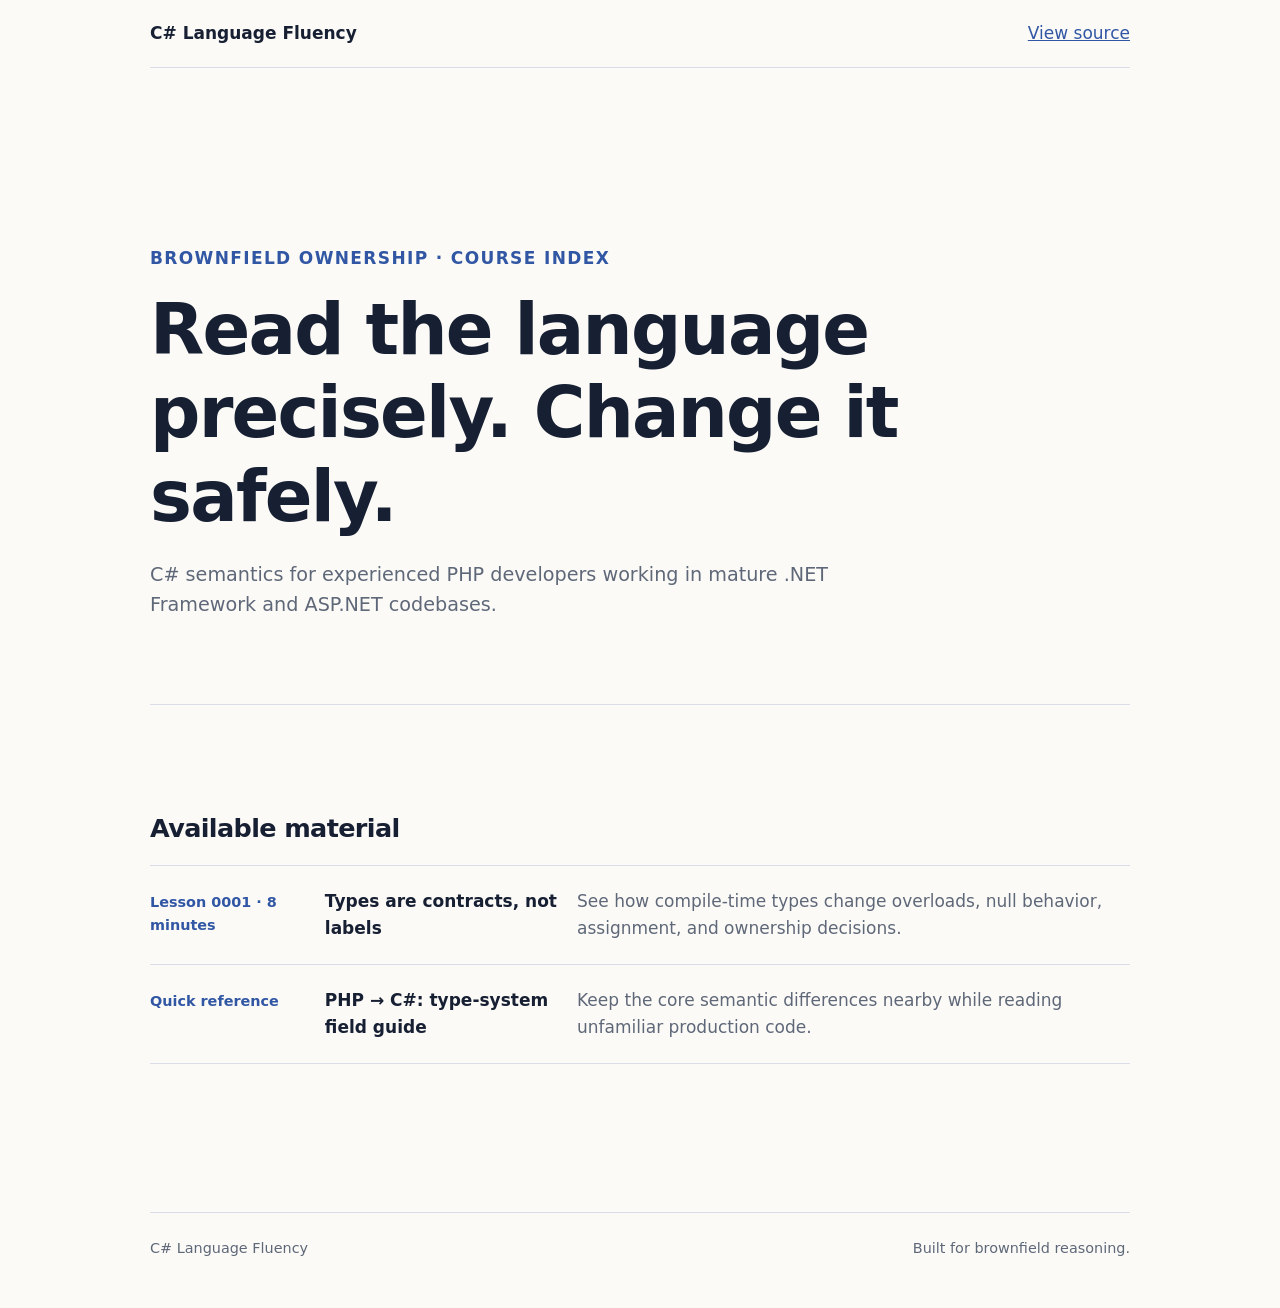
<file: index.html>
<!doctype html>
<html lang="en">
<head>
  <meta charset="utf-8">
  <meta name="viewport" content="width=device-width, initial-scale=1">
  <meta name="description" content="C# language fluency for experienced PHP developers taking ownership of brownfield applications.">
  <title>C# Language Fluency</title>
  <link rel="stylesheet" href="assets/course.css">
</head>
<body>
  <header class="index-header">
    <a class="index-brand" href="./">C# Language Fluency</a>
    <a href="https://github.com/elby99/csharp">View source</a>
  </header>
  <main class="index-main">
    <section class="index-hero" aria-labelledby="course-title">
      <p class="eyebrow">Brownfield ownership · Course index</p>
      <h1 id="course-title">Read the language precisely. Change it safely.</h1>
      <p class="lede">C# semantics for experienced PHP developers working in mature .NET Framework and ASP.NET codebases.</p>
    </section>
    <section class="index-section" aria-labelledby="materials-title">
      <h2 id="materials-title">Available material</h2>
      <div class="index-materials" aria-label="Course materials">
        <a class="index-material" href="lessons/0001-types-are-contracts.html">
          <span>Lesson 0001 · 8 minutes</span>
          <strong>Types are contracts, not labels</strong>
          <span>See how compile-time types change overloads, null behavior, assignment, and ownership decisions.</span>
        </a>
        <a class="index-material" href="reference/php-to-csharp-types.html">
          <span>Quick reference</span>
          <strong>PHP → C#: type-system field guide</strong>
          <span>Keep the core semantic differences nearby while reading unfamiliar production code.</span>
        </a>
      </div>
    </section>
  </main>
  <footer class="index-footer">
    <span>C# Language Fluency</span>
    <span>Built for brownfield reasoning.</span>
  </footer>
</body>
</html>
</file>
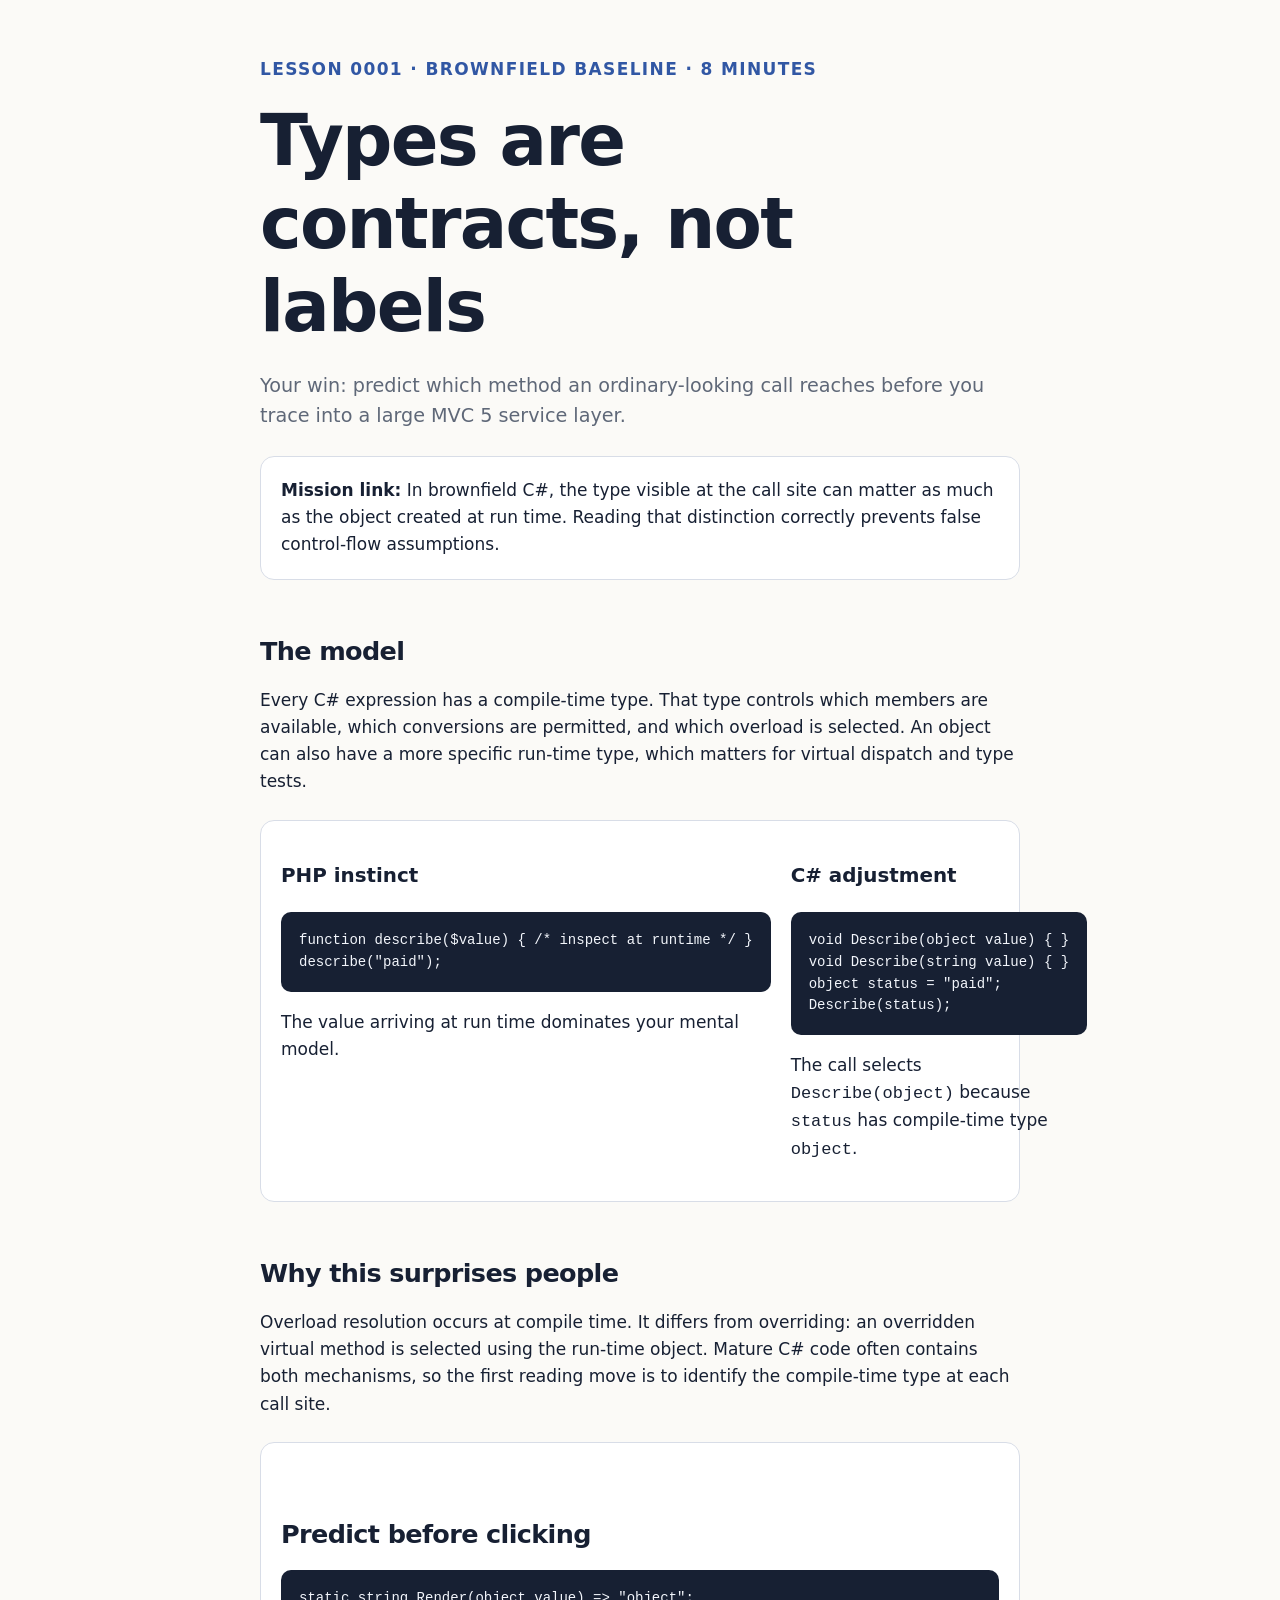
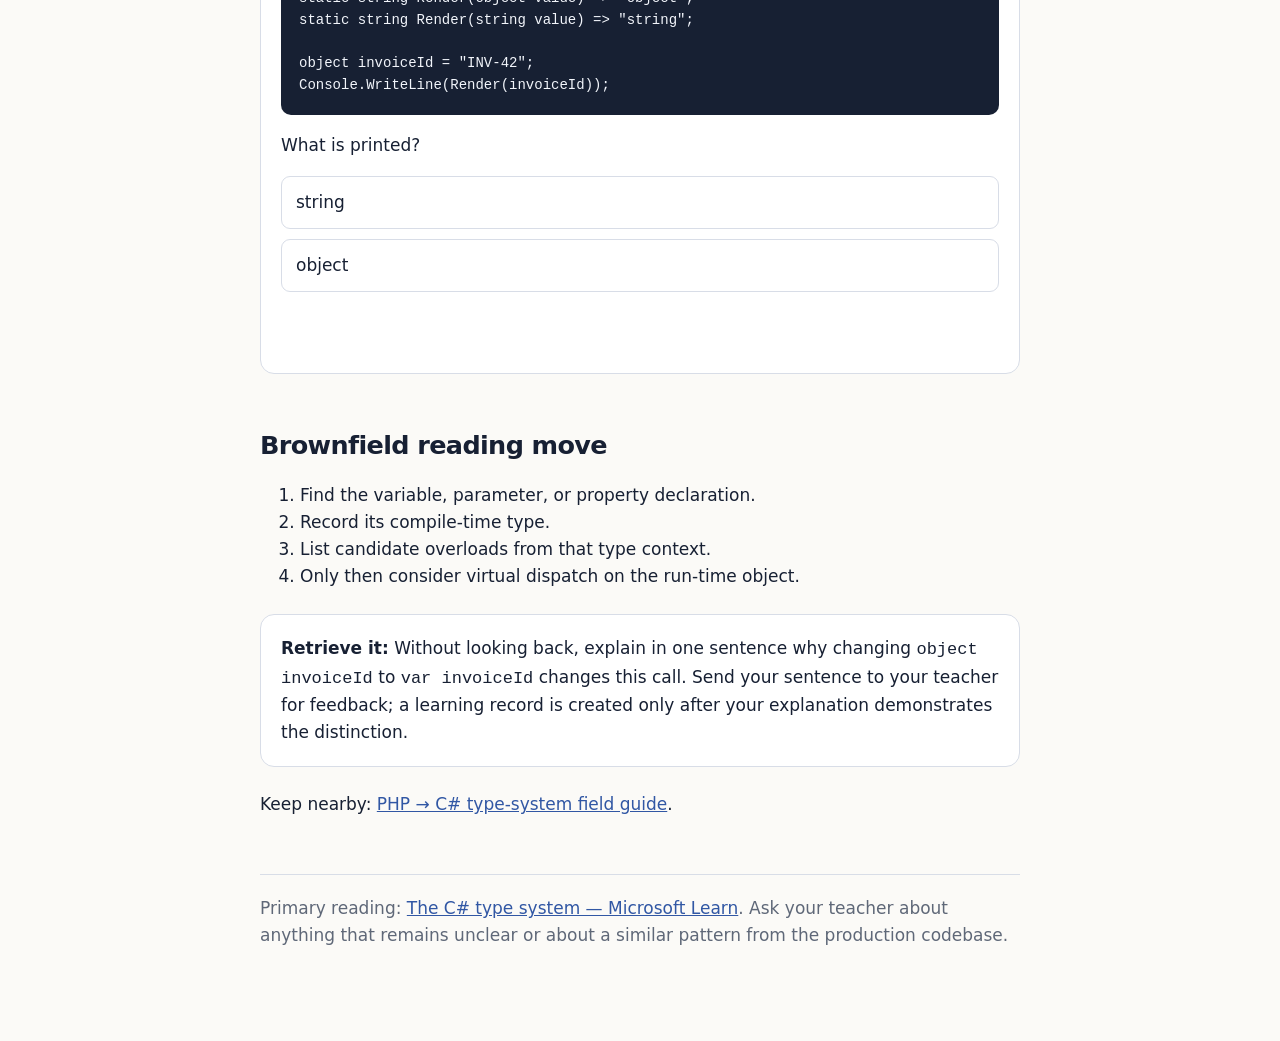
<file: lessons/0001-types-are-contracts.html>
<!doctype html>
<html lang="en"><head><meta charset="utf-8"><meta name="viewport" content="width=device-width,initial-scale=1">
<title>Lesson 1: Types are contracts</title><link rel="stylesheet" href="../assets/course.css"><script src="../assets/quiz.js" defer></script></head>
<body><main><p class="eyebrow">Lesson 0001 · Brownfield baseline · 8 minutes</p><h1>Types are contracts, not labels</h1>
<p class="lede">Your win: predict which method an ordinary-looking call reaches before you trace into a large MVC 5 service layer.</p>
<div class="callout"><strong>Mission link:</strong> In brownfield C#, the type visible at the call site can matter as much as the object created at run time. Reading that distinction correctly prevents false control-flow assumptions.</div>
<h2>The model</h2><p>Every C# expression has a compile-time type. That type controls which members are available, which conversions are permitted, and which overload is selected. An object can also have a more specific run-time type, which matters for virtual dispatch and type tests.</p>
<div class="comparison"><section><h3>PHP instinct</h3><pre><code>function describe($value) { /* inspect at runtime */ }
describe("paid");</code></pre><p>The value arriving at run time dominates your mental model.</p></section><section><h3>C# adjustment</h3><pre><code>void Describe(object value) { }
void Describe(string value) { }
object status = "paid";
Describe(status);</code></pre><p>The call selects <code>Describe(object)</code> because <code>status</code> has compile-time type <code>object</code>.</p></section></div>
<h2>Why this surprises people</h2><p>Overload resolution occurs at compile time. It differs from overriding: an overridden virtual method is selected using the run-time object. Mature C# code often contains both mechanisms, so the first reading move is to identify the compile-time type at each call site.</p>
<section class="quiz" data-answer="object" data-correct="Correct. The variable’s compile-time type selects the object overload." data-incorrect="Not quite. Ignore the run-time string briefly and inspect the variable declaration."><h2>Predict before clicking</h2><pre><code>static string Render(object value) =&gt; "object";
static string Render(string value) =&gt; "string";

object invoiceId = "INV-42";
Console.WriteLine(Render(invoiceId));</code></pre><p>What is printed?</p><button type="button" data-choice="string">string</button><button type="button" data-choice="object">object</button><p class="feedback" aria-live="polite"></p></section>
<h2>Brownfield reading move</h2><ol><li>Find the variable, parameter, or property declaration.</li><li>Record its compile-time type.</li><li>List candidate overloads from that type context.</li><li>Only then consider virtual dispatch on the run-time object.</li></ol>
<div class="callout"><strong>Retrieve it:</strong> Without looking back, explain in one sentence why changing <code>object invoiceId</code> to <code>var invoiceId</code> changes this call. Send your sentence to your teacher for feedback; a learning record is created only after your explanation demonstrates the distinction.</div>
<p>Keep nearby: <a href="../reference/php-to-csharp-types.html#compile-time-type">PHP → C# type-system field guide</a>.</p>
<footer>Primary reading: <a href="https://learn.microsoft.com/en-us/dotnet/csharp/fundamentals/types/">The C# type system — Microsoft Learn</a>. Ask your teacher about anything that remains unclear or about a similar pattern from the production codebase.</footer>
</main></body></html>
</file>
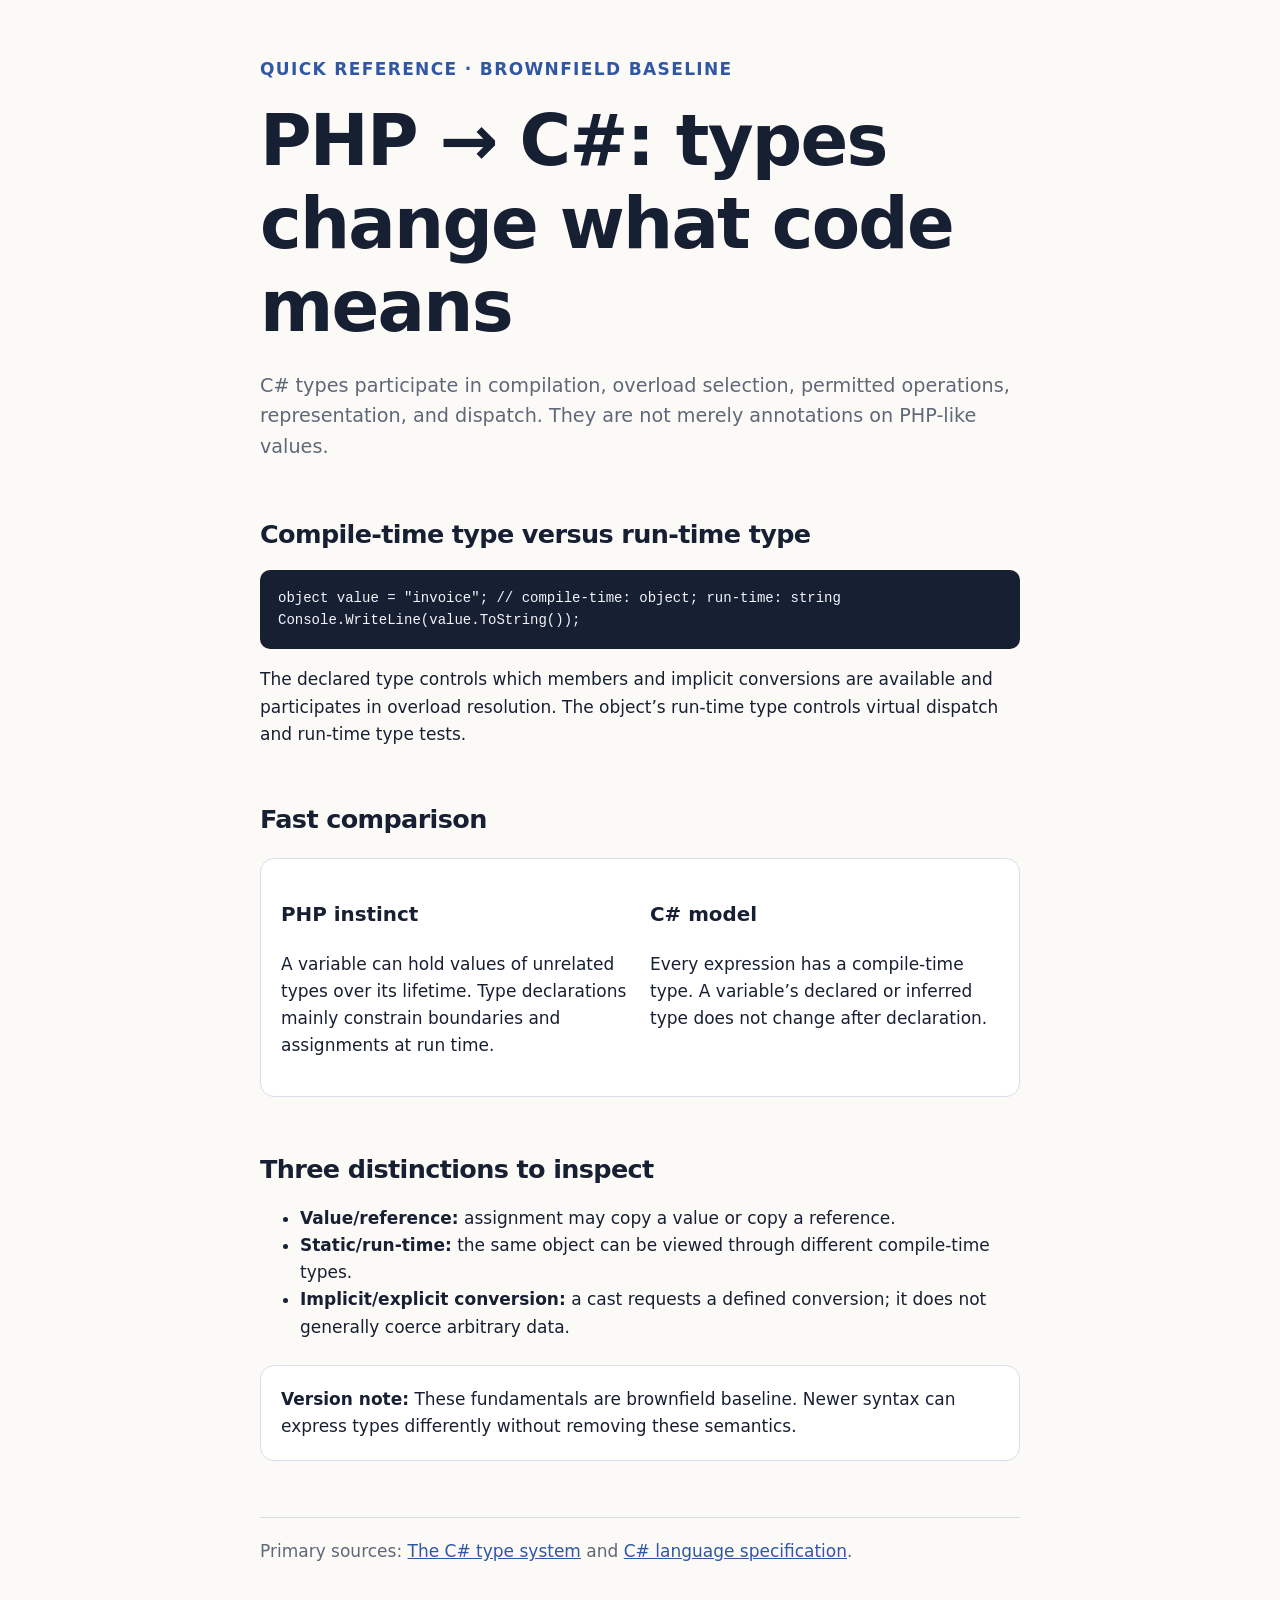
<file: reference/php-to-csharp-types.html>
<!doctype html>
<html lang="en"><head><meta charset="utf-8"><meta name="viewport" content="width=device-width,initial-scale=1">
<title>PHP → C#: Type-system field guide</title><link rel="stylesheet" href="../assets/course.css"></head>
<body><main><p class="eyebrow">Quick reference · Brownfield baseline</p><h1>PHP → C#: types change what code means</h1>
<p class="lede">C# types participate in compilation, overload selection, permitted operations, representation, and dispatch. They are not merely annotations on PHP-like values.</p>
<h2 id="compile-time-type">Compile-time type versus run-time type</h2>
<pre><code>object value = "invoice"; // compile-time: object; run-time: string
Console.WriteLine(value.ToString());</code></pre>
<p>The declared type controls which members and implicit conversions are available and participates in overload resolution. The object’s run-time type controls virtual dispatch and run-time type tests.</p>
<h2>Fast comparison</h2><div class="comparison"><section><h3>PHP instinct</h3><p>A variable can hold values of unrelated types over its lifetime. Type declarations mainly constrain boundaries and assignments at run time.</p></section><section><h3>C# model</h3><p>Every expression has a compile-time type. A variable’s declared or inferred type does not change after declaration.</p></section></div>
<h2>Three distinctions to inspect</h2><ul><li><strong>Value/reference:</strong> assignment may copy a value or copy a reference.</li><li><strong>Static/run-time:</strong> the same object can be viewed through different compile-time types.</li><li><strong>Implicit/explicit conversion:</strong> a cast requests a defined conversion; it does not generally coerce arbitrary data.</li></ul>
<div class="callout"><strong>Version note:</strong> These fundamentals are brownfield baseline. Newer syntax can express types differently without removing these semantics.</div>
<footer>Primary sources: <a href="https://learn.microsoft.com/en-us/dotnet/csharp/fundamentals/types/">The C# type system</a> and <a href="https://learn.microsoft.com/en-us/dotnet/csharp/language-reference/language-specification/">C# language specification</a>.</footer>
</main></body></html>
</file>
<file: assets/course.css>
:root { color-scheme: light; --ink:#172033; --muted:#5f6878; --paper:#fbfaf7; --panel:#fff; --line:#d8dde7; --accent:#3157a4; --good:#176b45; --bad:#a23b3b; }
* { box-sizing: border-box; }
body { margin:0; background:var(--paper); color:var(--ink); font:17px/1.6 system-ui,-apple-system,"Segoe UI",sans-serif; }
main { width:min(760px,calc(100% - 32px)); margin:56px auto 96px; }
h1,h2 { line-height:1.18; letter-spacing:-.025em; }
h1 { font-size:clamp(2.2rem,7vw,4.4rem); margin:.15em 0 .3em; }
h2 { margin-top:2.2em; }
.eyebrow { color:var(--accent); font-weight:750; letter-spacing:.08em; text-transform:uppercase; }
.lede { color:var(--muted); font-size:1.2rem; }
.callout,.comparison,.quiz { background:var(--panel); border:1px solid var(--line); border-radius:14px; padding:20px; margin:24px 0; }
.comparison { display:grid; grid-template-columns:1fr 1fr; gap:20px; }
pre { overflow:auto; padding:18px; border-radius:10px; background:#172033; color:#f2f5fb; font:14px/1.55 ui-monospace,SFMono-Regular,Consolas,monospace; }
code { font-family:ui-monospace,SFMono-Regular,Consolas,monospace; }
button { display:block; width:100%; margin:10px 0; padding:12px 14px; text-align:left; border:1px solid var(--line); border-radius:9px; background:#fff; color:var(--ink); font:inherit; cursor:pointer; }
button:hover,button:focus-visible { border-color:var(--accent); outline:2px solid transparent; }
button.correct { border-color:var(--good); background:#edf8f2; }
button.incorrect { border-color:var(--bad); background:#fff1f1; }
.feedback { min-height:1.6em; font-weight:650; }
a { color:var(--accent); }
footer { margin-top:56px; padding-top:20px; border-top:1px solid var(--line); color:var(--muted); }
@media (max-width:620px) { .comparison { grid-template-columns:1fr; } main { margin-top:32px; } }
@media print { body { background:#fff; font-size:11pt; } main { width:auto; margin:0; } button { display:none; } .callout,.comparison,.quiz { break-inside:avoid; } a { color:inherit; text-decoration:none; } }

.index-header,.index-footer { width:min(980px,calc(100% - 32px)); margin-inline:auto; display:flex; align-items:center; justify-content:space-between; gap:24px; }
.index-header { padding:20px 0; border-bottom:1px solid var(--line); }
.index-brand { color:var(--ink); font-weight:760; text-decoration:none; }
.index-main { width:min(980px,calc(100% - 32px)); }
.index-hero { max-width:760px; padding:clamp(52px,9vw,104px) 0 64px; }
.index-section { padding:52px 0; border-top:1px solid var(--line); }
.index-materials { border-top:1px solid var(--line); }
.index-material { display:grid; grid-template-columns:minmax(130px,.28fr) minmax(220px,.42fr) minmax(0,1fr); gap:20px; align-items:baseline; padding:22px 0; border-bottom:1px solid var(--line); color:var(--ink); text-decoration:none; }
.index-material:hover { color:var(--accent); background:var(--panel); }
.index-material > :first-child { color:var(--accent); font-size:.9rem; font-weight:720; }
.index-material > :last-child { color:var(--muted); }
.index-footer { padding:24px 0 48px; border-top:1px solid var(--line); color:var(--muted); font-size:.9rem; }

@media (max-width:720px) { .index-material { grid-template-columns:1fr; gap:4px; } .index-footer { display:block; } }
@media print { .index-header { display:none; } .index-main,.index-footer { width:auto; } .index-hero,.index-section { padding:24px 0; } }
</file>
